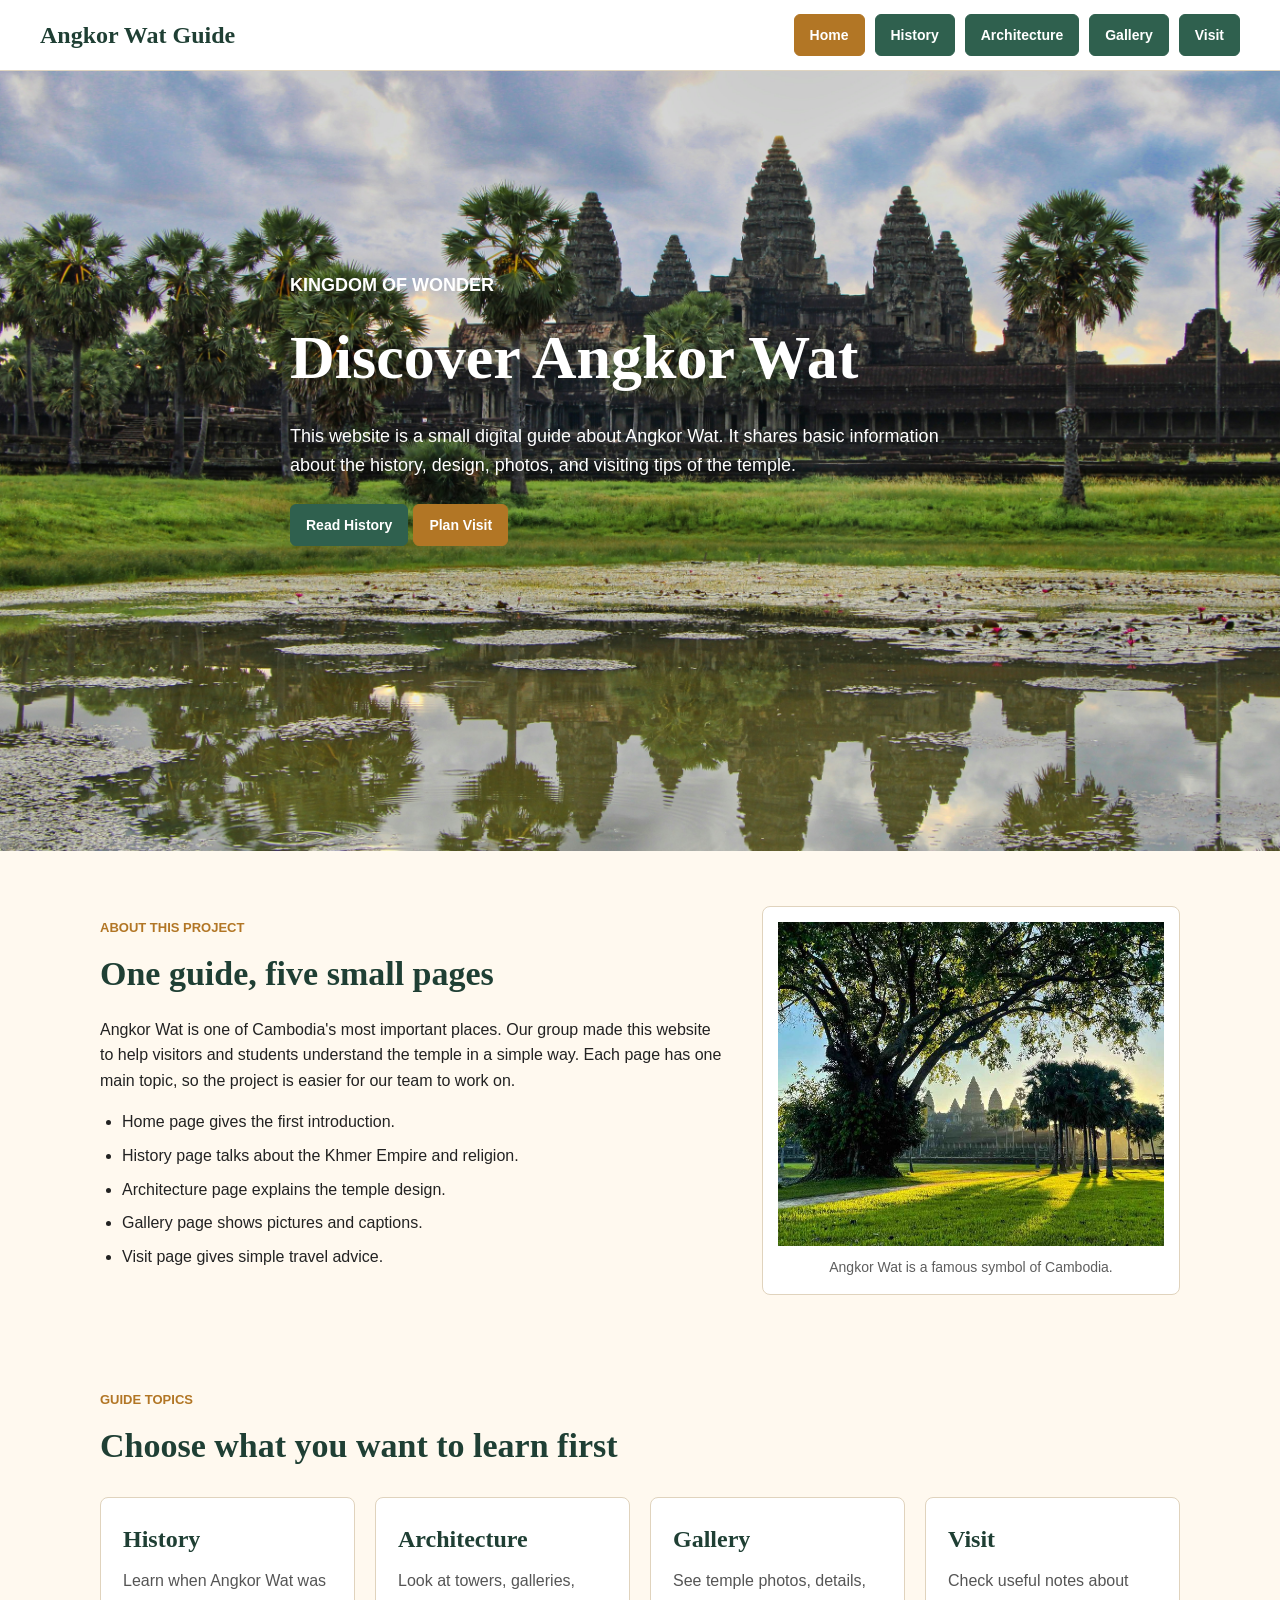
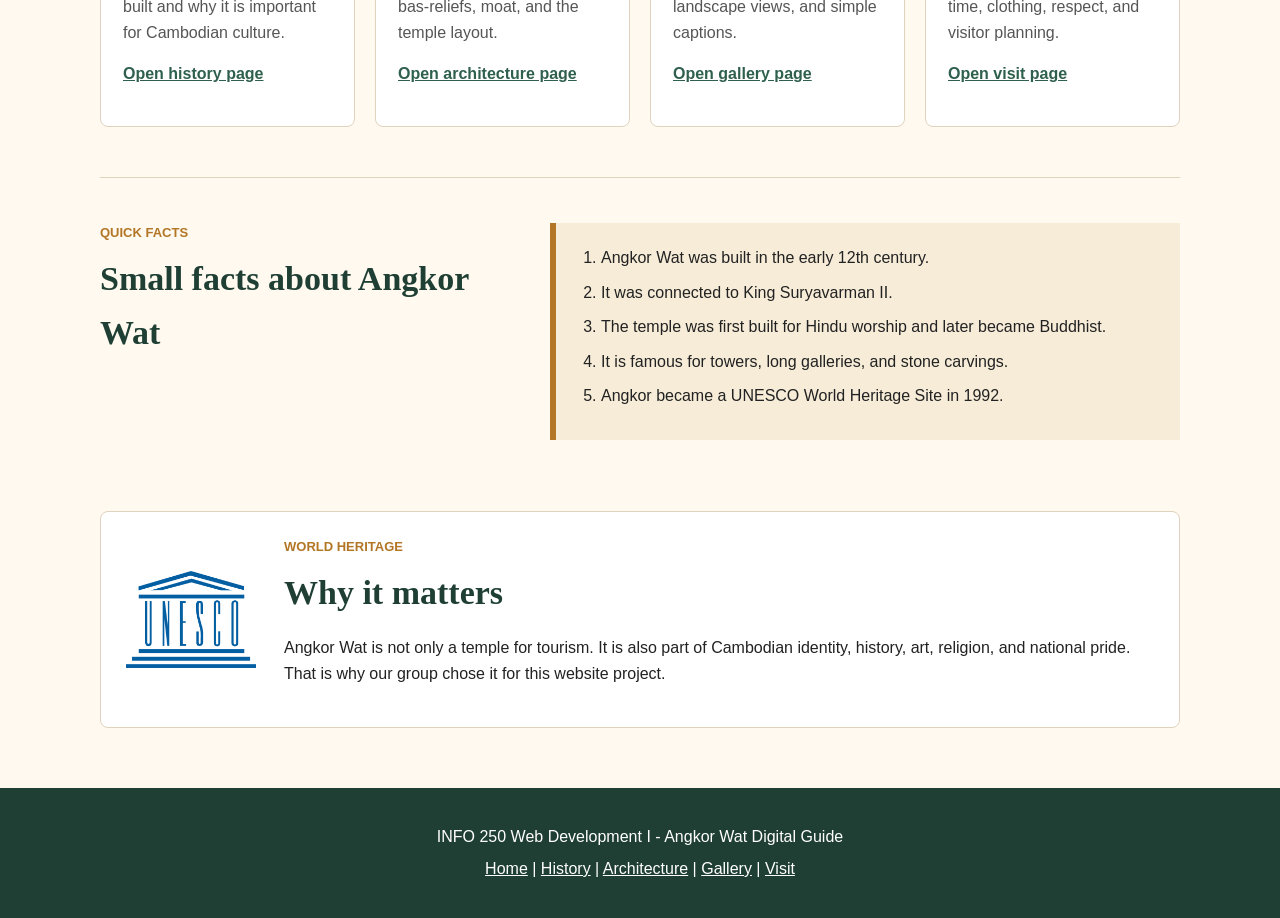
<file: index.html>
<!DOCTYPE html>
<html lang="en">
<head>
  <meta charset="UTF-8">
  <meta name="viewport" content="width=device-width, initial-scale=1.0">
  <title>Angkor Wat Digital Guide</title>
  <link rel="stylesheet" href="css/global.css">
  <link rel="stylesheet" href="css/layout.css">
  <link rel="stylesheet" href="css/components.css">
  <link rel="stylesheet" href="css/pages/home.css">
</head>
<body>
  <!-- this is the top part that every page can use -->
  <header class="site-header">
    <a class="site-logo" href="index.html" aria-label="Angkor Wat Digital Guide home">
      <span class="site-logo__name">Angkor Wat Guide</span>
    </a>

    <!-- main menu for going to other pages -->
    <nav class="site-nav" aria-label="Main navigation">
      <a class="button" href="index.html" aria-current="page">Home</a>
      <a class="button" href="pages/history.html">History</a>
      <a class="button" href="pages/architecture.html">Architecture</a>
      <a class="button" href="pages/gallery.html">Gallery</a>
      <a class="button" href="pages/visit.html">Visit</a>
    </nav>
  </header>

  <main>
    <!-- this is the first big section for the landing page -->
    <section class="home-hero">
      <div class="hero-text">
        <p class="eyebrow">Kingdom of Wonder</p>
        <h1>Discover Angkor Wat</h1>
        <p>
          This website is a small digital guide about Angkor Wat. It shares basic
          information about the history, design, photos, and visiting tips of the temple.
        </p>
        <p class="hero-buttons">
          <a class="button" href="pages/history.html">Read History</a>
          <a class="button second-button" href="pages/visit.html">Plan Visit</a>
        </p>
      </div>
    </section>

    <!-- this part explains what the website is about -->
    <section class="page-shell intro-section">
      <div class="intro-text">
        <p class="eyebrow">About this project</p>
        <h2>One guide, five small pages</h2>
        <p>
          Angkor Wat is one of Cambodia's most important places. Our group made this
          website to help visitors and students understand the temple in a simple way.
          Each page has one main topic, so the project is easier for our team to work on.
        </p>

        <ul class="intro-list">
          <li>Home page gives the first introduction.</li>
          <li>History page talks about the Khmer Empire and religion.</li>
          <li>Architecture page explains the temple design.</li>
          <li>Gallery page shows pictures and captions.</li>
          <li>Visit page gives simple travel advice.</li>
        </ul>
      </div>

      <figure class="intro-picture">
        <img src="images/Cambodge.png" alt="Angkor Wat temple illustration with Cambodia text">
        <figcaption>Angkor Wat is a famous symbol of Cambodia.</figcaption>
      </figure>
    </section>

    <!-- these cards link to the four other pages -->
    <section class="page-shell section-space">
      <p class="eyebrow">Guide topics</p>
      <h2>Choose what you want to learn first</h2>

      <div class="topic-grid">
        <article class="topic-card">
          <h3>History</h3>
          <p>Learn when Angkor Wat was built and why it is important for Cambodian culture.</p>
          <a href="pages/history.html">Open history page</a>
        </article>

        <article class="topic-card">
          <h3>Architecture</h3>
          <p>Look at towers, galleries, bas-reliefs, moat, and the temple layout.</p>
          <a href="pages/architecture.html">Open architecture page</a>
        </article>

        <article class="topic-card">
          <h3>Gallery</h3>
          <p>See temple photos, details, landscape views, and simple captions.</p>
          <a href="pages/gallery.html">Open gallery page</a>
        </article>

        <article class="topic-card">
          <h3>Visit</h3>
          <p>Check useful notes about time, clothing, respect, and visitor planning.</p>
          <a href="pages/visit.html">Open visit page</a>
        </article>
      </div>
    </section>

    <!-- this section uses normal list because we studied list in class -->
    <section class="page-shell fact-section">
      <div>
        <p class="eyebrow">Quick facts</p>
        <h2>Small facts about Angkor Wat</h2>
      </div>

      <ol class="fact-list">
        <li>Angkor Wat was built in the early 12th century.</li>
        <li>It was connected to King Suryavarman II.</li>
        <li>The temple was first built for Hindu worship and later became Buddhist.</li>
        <li>It is famous for towers, long galleries, and stone carvings.</li>
        <li>Angkor became a UNESCO World Heritage Site in 1992.</li>
      </ol>
    </section>

    <!-- this part is for heritage information -->
    <section class="page-shell heritage-section">
      <div class="heritage-box">
        <img class="unesco-logo" src="images/unesco-seeklogo.png" alt="UNESCO logo">
        <div>
          <p class="eyebrow">World heritage</p>
          <h2>Why it matters</h2>
          <p>
            Angkor Wat is not only a temple for tourism. It is also part of Cambodian
            identity, history, art, religion, and national pride. That is why our group
            chose it for this website project.
          </p>
        </div>
      </div>
    </section>
  </main>

  <!-- this is the bottom part of the homepage -->
  <footer class="site-footer">
    <p>INFO 250 Web Development I - Angkor Wat Digital Guide</p>
    <p>
      <a href="index.html">Home</a> |
      <a href="pages/history.html">History</a> |
      <a href="pages/architecture.html">Architecture</a> |
      <a href="pages/gallery.html">Gallery</a> |
      <a href="pages/visit.html">Visit</a>
    </p>
  </footer>
</body>
</html>
</file>
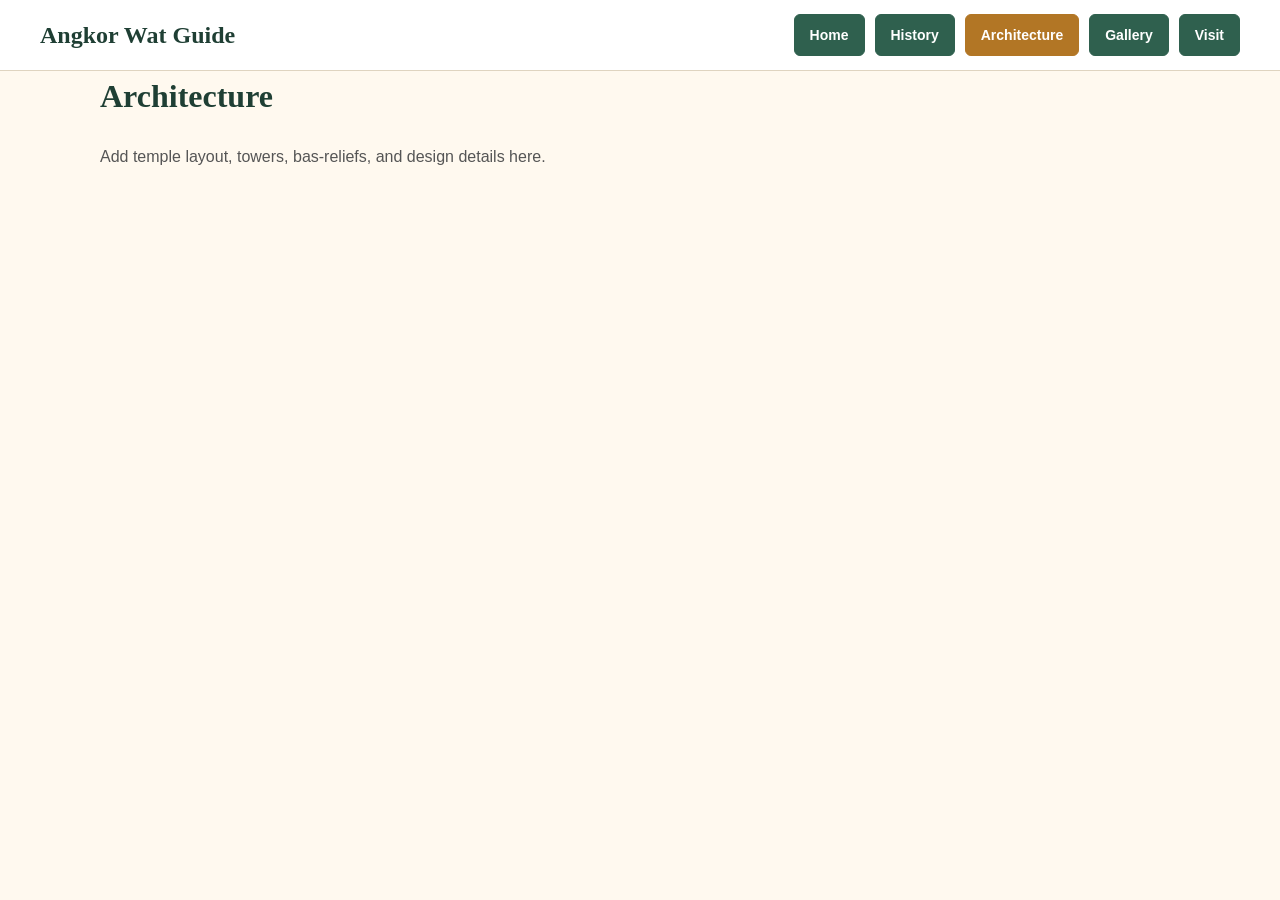
<file: pages/architecture.html>
<!DOCTYPE html>
<html lang="en">
<head>
  <meta charset="UTF-8">
  <meta name="viewport" content="width=device-width, initial-scale=1.0">
  <title>Architecture | Angkor Wat Digital Guide</title>
  <link rel="stylesheet" href="../css/global.css">
  <link rel="stylesheet" href="../css/layout.css">
  <link rel="stylesheet" href="../css/components.css">
  <link rel="stylesheet" href="../css/pages/architecture.css">
</head>
<body>
  <header class="site-header">
    <a class="site-logo" href="../index.html" aria-label="Angkor Wat Digital Guide home">
      <span class="site-logo__name">Angkor Wat Guide</span>
    </a>
    <nav class="site-nav" aria-label="Main navigation">
      <a class="button" href="../index.html">Home</a>
      <a class="button" href="history.html">History</a>
      <a class="button" href="architecture.html" aria-current="page">Architecture</a>
      <a class="button" href="gallery.html">Gallery</a>
      <a class="button" href="visit.html">Visit</a>
    </nav>
  </header>

  <main class="page-shell">
    <h1>Architecture</h1>
    <p>Add temple layout, towers, bas-reliefs, and design details here.</p>
  </main>

</body>
</html>
</file>
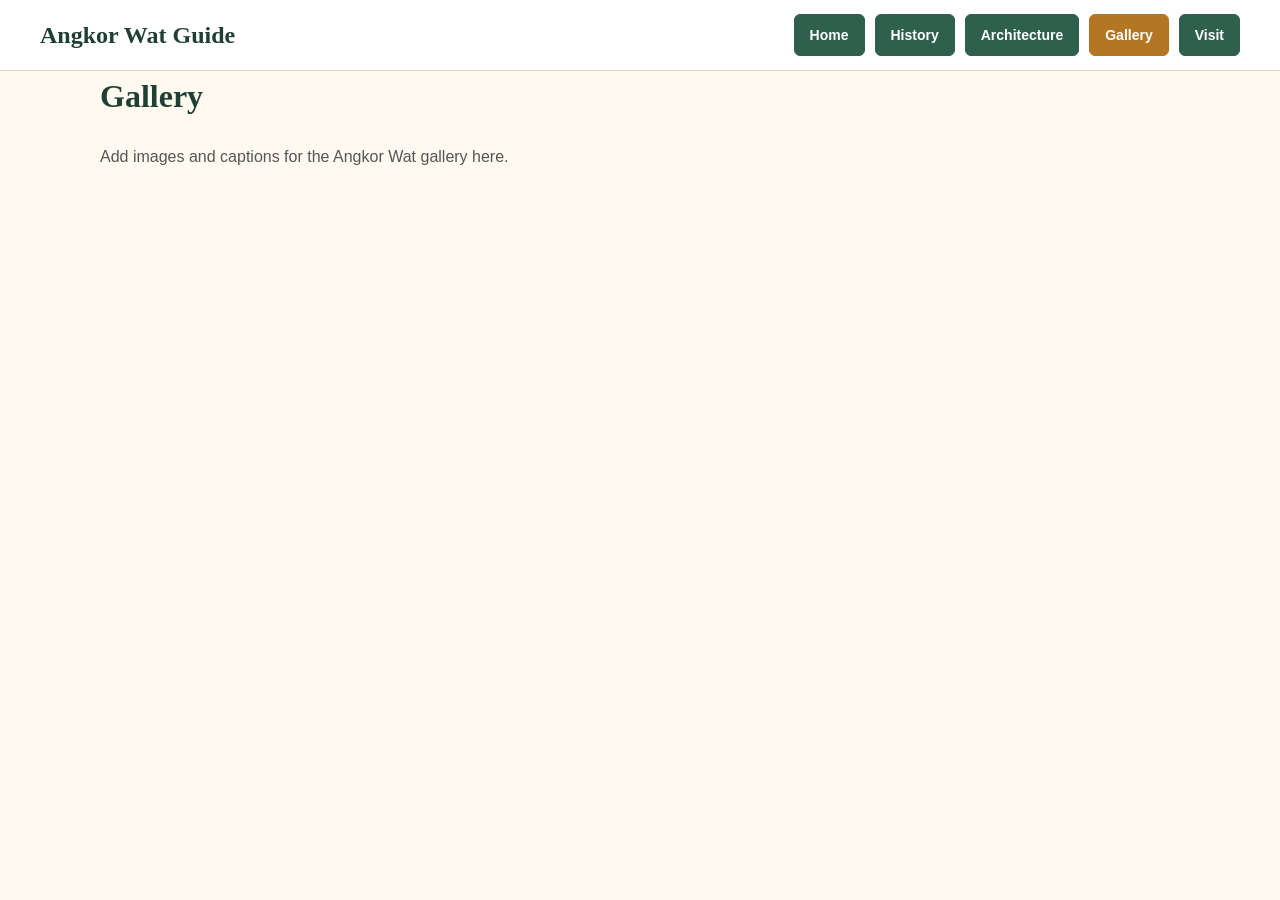
<file: pages/gallery.html>
<!DOCTYPE html>
<html lang="en">
<head>
  <meta charset="UTF-8">
  <meta name="viewport" content="width=device-width, initial-scale=1.0">
  <title>Gallery | Angkor Wat Digital Guide</title>
  <link rel="stylesheet" href="../css/global.css">
  <link rel="stylesheet" href="../css/layout.css">
  <link rel="stylesheet" href="../css/components.css">
  <link rel="stylesheet" href="../css/pages/gallery.css">
</head>
<body>
  <header class="site-header">
    <a class="site-logo" href="../index.html" aria-label="Angkor Wat Digital Guide home">
      <span class="site-logo__name">Angkor Wat Guide</span>
    </a>
    <nav class="site-nav" aria-label="Main navigation">
      <a class="button" href="../index.html">Home</a>
      <a class="button" href="history.html">History</a>
      <a class="button" href="architecture.html">Architecture</a>
      <a class="button" href="gallery.html" aria-current="page">Gallery</a>
      <a class="button" href="visit.html">Visit</a>
    </nav>
  </header>

  <main class="page-shell">
    <h1>Gallery</h1>
    <p>Add images and captions for the Angkor Wat gallery here.</p>
  </main>

</body>
</html>
</file>
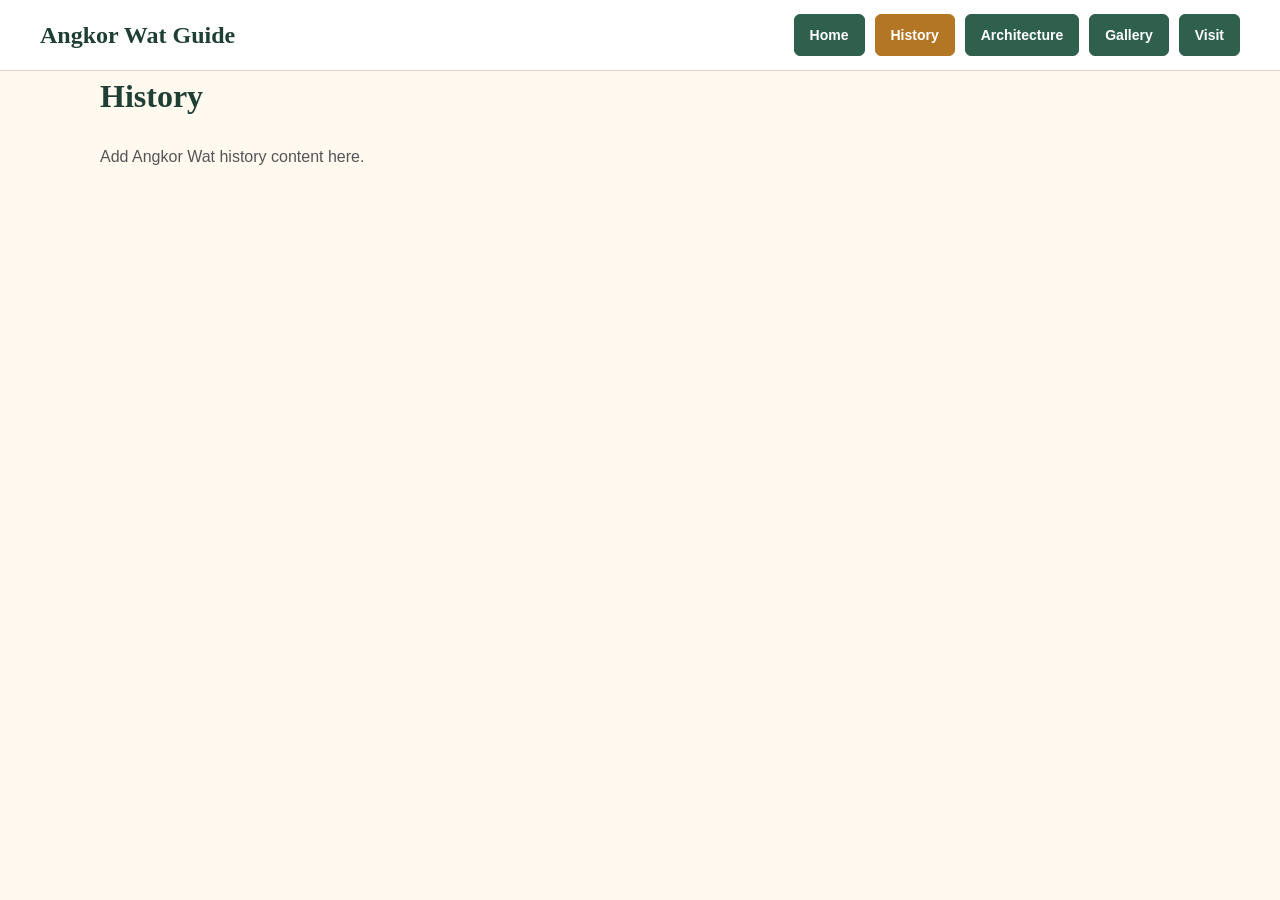
<file: pages/history.html>
<!DOCTYPE html>
<html lang="en">
<head>
  <meta charset="UTF-8">
  <meta name="viewport" content="width=device-width, initial-scale=1.0">
  <title>History | Angkor Wat Digital Guide</title>
  <link rel="stylehseet" href="../css/history.css">
  <link rel="stylesheet" href="../css/global.css">
  <link rel="stylesheet" href="../css/layout.css">
  <link rel="stylesheet" href="../css/components.css">
  <link rel="stylesheet" href="../css/pages/history.css">
</head>
<body>
  <header class="site-header">
    <a class="site-logo" href="../index.html" aria-label="Angkor Wat Digital Guide home">
      <span class="site-logo__name">Angkor Wat Guide</span>
    </a>
    <nav class="site-nav" aria-label="Main navigation">
      <a class="button" href="../index.html">Home</a>
      <a class="button" href="history.html" aria-current="page">History</a>
      <a class="button" href="architecture.html">Architecture</a>
      <a class="button" href="gallery.html">Gallery</a>
      <a class="button" href="visit.html">Visit</a>
    </nav>
  </header>

  <main class="page-shell">
    <h1>History</h1>
    <p>Add Angkor Wat history content here.</p>
  </main>

</body>
</html>
</file>
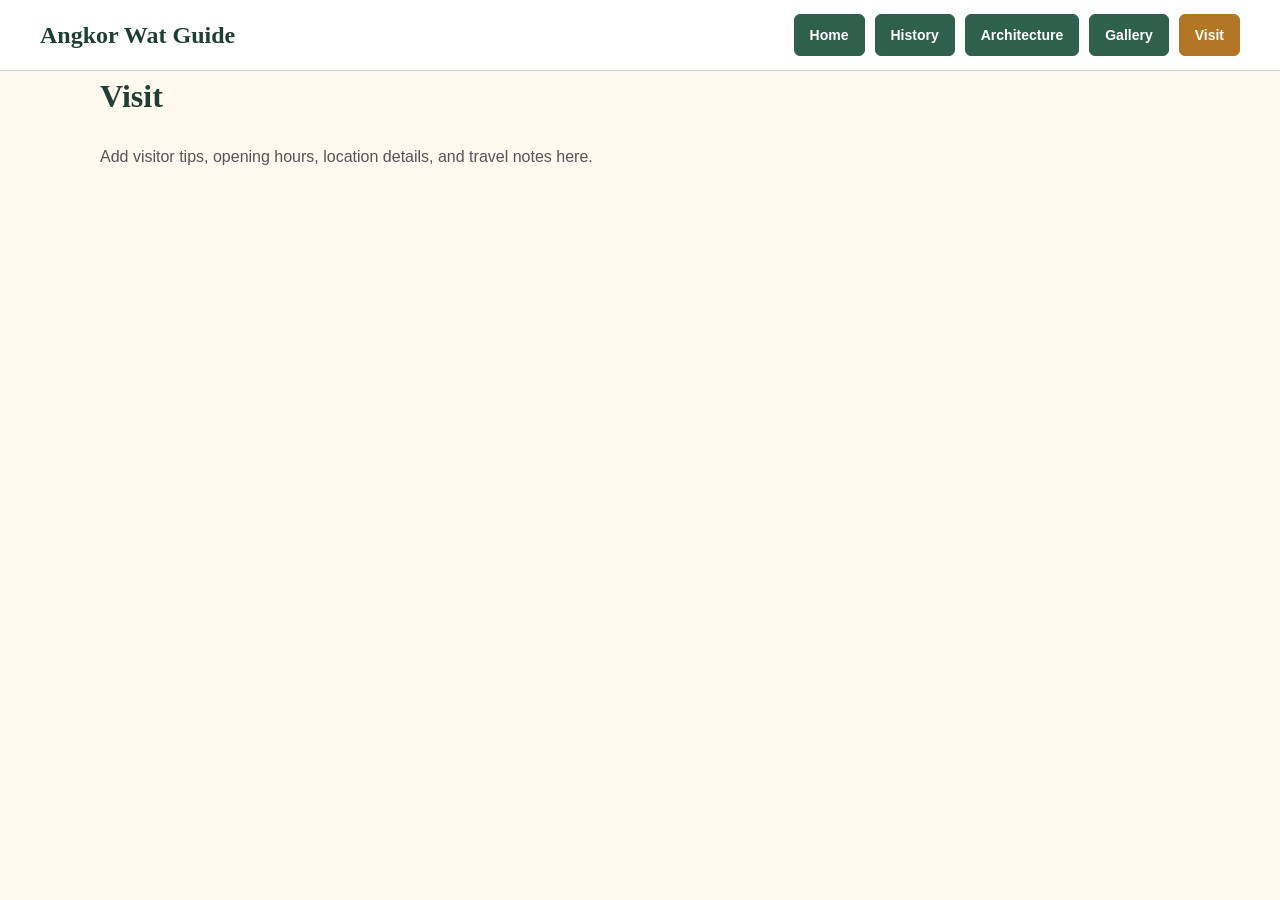
<file: pages/visit.html>
<!DOCTYPE html>
<html lang="en">
<head>
  <meta charset="UTF-8">
  <meta name="viewport" content="width=device-width, initial-scale=1.0">
  <title>Visit | Angkor Wat Digital Guide</title>
  <link rel="stylesheet" href="../css/global.css">
  <link rel="stylesheet" href="../css/layout.css">
  <link rel="stylesheet" href="../css/components.css">
  <link rel="stylesheet" href="../css/pages/visit.css">
</head>
<body>
  <header class="site-header">
    <a class="site-logo" href="../index.html" aria-label="Angkor Wat Digital Guide home">
      <span class="site-logo__name">Angkor Wat Guide</span>
    </a>
    <nav class="site-nav" aria-label="Main navigation">
      <a class="button" href="../index.html">Home</a>
      <a class="button" href="history.html">History</a>
      <a class="button" href="architecture.html">Architecture</a>
      <a class="button" href="gallery.html">Gallery</a>
      <a class="button" href="visit.html" aria-current="page">Visit</a>
    </nav>
  </header>

  <main class="page-shell">
    <h1>Visit</h1>
    <p>Add visitor tips, opening hours, location details, and travel notes here.</p>
  </main>

</body>
</html>
</file>
<file: css/global.css>
/* this file is for the style that all pages share */

* {
  box-sizing: border-box;
}

body {
  margin: 0;
  color: #222222;
  background-color: #fff9ef;
  font-family: Arial, Helvetica, sans-serif;
  line-height: 1.6;
}

h1,
h2,
h3 {
  margin-top: 0;
  font-family: Georgia, "Times New Roman", serif;
  color: #1f3f34;
}

p {
  margin-top: 0;
}

a {
  color: #2f604e;
}

a:hover {
  color: #9b651d;
}

img {
  display: block;
  max-width: 100%;
}
</file>
<file: css/layout.css>
/* this file is for header, footer, and page width */

.site-header {
  display: flex;
  justify-content: space-between;
  align-items: center;
  gap: 20px;
  padding: 14px 40px;
  background-color: #ffffff;
  border-bottom: 1px solid #dfd4c0;
}

.site-logo {
  color: #1f3f34;
  text-decoration: none;
}

.site-logo__small {
  display: block;
  color: #b27625;
  font-size: 13px;
  font-weight: bold;
  text-transform: uppercase;
}

.site-logo__name {
  display: block;
  font-size: 24px;
  font-family: Georgia, "Times New Roman", serif;
  font-weight: bold;
}

.site-nav {
  display: flex;
  flex-wrap: wrap;
  gap: 10px;
}

.page-shell {
  width: 90%;
  max-width: 1080px;
  margin-left: auto;
  margin-right: auto;
}

.site-footer {
  padding: 30px 20px;
  text-align: center;
  color: #ffffff;
  background-color: #1f3f34;
}

.site-footer p {
  margin: 6px 0;
}

.site-footer a {
  color: #ffffff;
}

@media (max-width: 700px) {
  .site-header {
    padding: 14px 20px;
    display: block;
  }

  .site-nav {
    margin-top: 12px;
  }
}
</file>
<file: css/components.css>
/* this file is for small reusable design parts */

.button {
  display: inline-block;
  padding: 9px 15px;
  color: #ffffff;
  background-color: #2f604e;
  border: 1px solid #2f604e;
  border-radius: 6px;
  font-size: 14px;
  font-weight: bold;
  text-decoration: none;
}

.button:hover {
  color: #ffffff;
  background-color: #214537;
}

.button[aria-current="page"] {
  background-color: #b27625;
  border-color: #b27625;
}

.second-button {
  background-color: #b27625;
  border-color: #b27625;
}

.eyebrow {
  margin-bottom: 8px;
  color: #b27625;
  font-size: 13px;
  font-weight: bold;
  text-transform: uppercase;
}

.section-space {
  padding-top: 50px;
  padding-bottom: 50px;
}
</file>
<file: css/pages/home.css>
/* this css file is only for the home page */

.home-hero {
  min-height: 780px;
  padding: 130px 40px;
  background-image: url("../../images/angkor-wat-greenery.jpg");
  background-position: center 22%;
  background-size: cover;
}

.hero-text {
  width: 90%;
  max-width: 850px;
  margin-left: 250px;
  margin-right: auto;
  padding-top: 70px;
}

.hero-text h1 {
  margin-bottom: 15px;
  color: #ffffff;
  font-size: 62px;
}

.hero-text p {
  max-width: 650px;
  color: #ffffff;
  font-size: 18px;
}

.hero-buttons {
  margin-top: 24px;
}

/* this is the part under the hero */
.intro-section {
  display: grid;
  grid-template-columns: 1.2fr 0.8fr;
  gap: 35px;
  padding-top: 55px;
  padding-bottom: 45px;
}

.intro-text {
  padding-top: 12px;
}

.intro-text h2,
.section-space h2,
.fact-section h2,
.heritage-section h2 {
  font-size: 34px;
  margin-bottom: 15px;
}

.intro-list {
  padding-left: 22px;
}

.intro-list li {
  margin-bottom: 8px;
}

.intro-picture {
  margin: 0;
  padding: 15px;
  background-color: #ffffff;
  border: 1px solid #e0d3bd;
  border-radius: 8px;
}

.intro-picture figcaption {
  margin-top: 10px;
  color: #5e5e5e;
  font-size: 14px;
  text-align: center;
}

/* card layout for page links */
.topic-grid {
  display: grid;
  grid-template-columns: repeat(4, 1fr);
  gap: 20px;
  margin-top: 24px;
}

.topic-card {
  min-height: 230px;
  padding: 22px;
  background-color: #ffffff;
  border: 1px solid #e0d3bd;
  border-radius: 8px;
}

.topic-card h3 {
  margin-bottom: 10px;
  font-size: 24px;
}

.topic-card p {
  color: #555555;
}

.topic-card a {
  font-weight: bold;
}

/* quick facts area */
.fact-section {
  display: grid;
  grid-template-columns: 0.8fr 1.2fr;
  gap: 30px;
  padding-top: 45px;
  padding-bottom: 45px;
  border-top: 1px solid #e0d3bd;
}

.fact-list {
  margin-top: 0;
  padding: 22px 22px 22px 45px;
  background-color: #f6ecd8;
  border-left: 6px solid #b27625;
}

.fact-list li {
  margin-bottom: 9px;
}

/* unesco and heritage box */
.heritage-section {
  padding-top: 10px;
  padding-bottom: 60px;
}

.heritage-box {
  display: flex;
  align-items: center;
  gap: 28px;
  padding: 25px;
  background-color: #ffffff;
  border: 1px solid #e0d3bd;
  border-radius: 8px;
}

.unesco-logo {
  width: 130px;
  height: auto;
}

@media (max-width: 900px) {
  .topic-grid {
    grid-template-columns: repeat(2, 1fr);
  }

  .intro-section,
  .fact-section {
    grid-template-columns: 1fr;
  }
}

@media (max-width: 600px) {
  .home-hero {
    min-height: 620px;
    padding: 75px 20px;
    background-position: center top;
  }

  .hero-text {
    width: 100%;
    margin-left: 0;
    padding-top: 35px;
  }

  .hero-text h1 {
    font-size: 42px;
  }

  .topic-grid {
    grid-template-columns: 1fr;
  }

  .heritage-box {
    display: block;
  }

  .unesco-logo {
    margin-bottom: 15px;
  }
}
</file>
<file: css/pages/architecture.css>
/* this file is only for architecture page */

main p {
  color: #555555;
}
</file>
<file: css/pages/gallery.css>
/* this file is only for gallery page */

main p {
  color: #555555;
}
</file>
<file: css/pages/history.css>
/* this file is only for history page */

main p {
  color: #555555;
}
</file>
<file: css/pages/visit.css>
/* this file is only for visit page */

main p {
  color: #555555;
}
</file>
